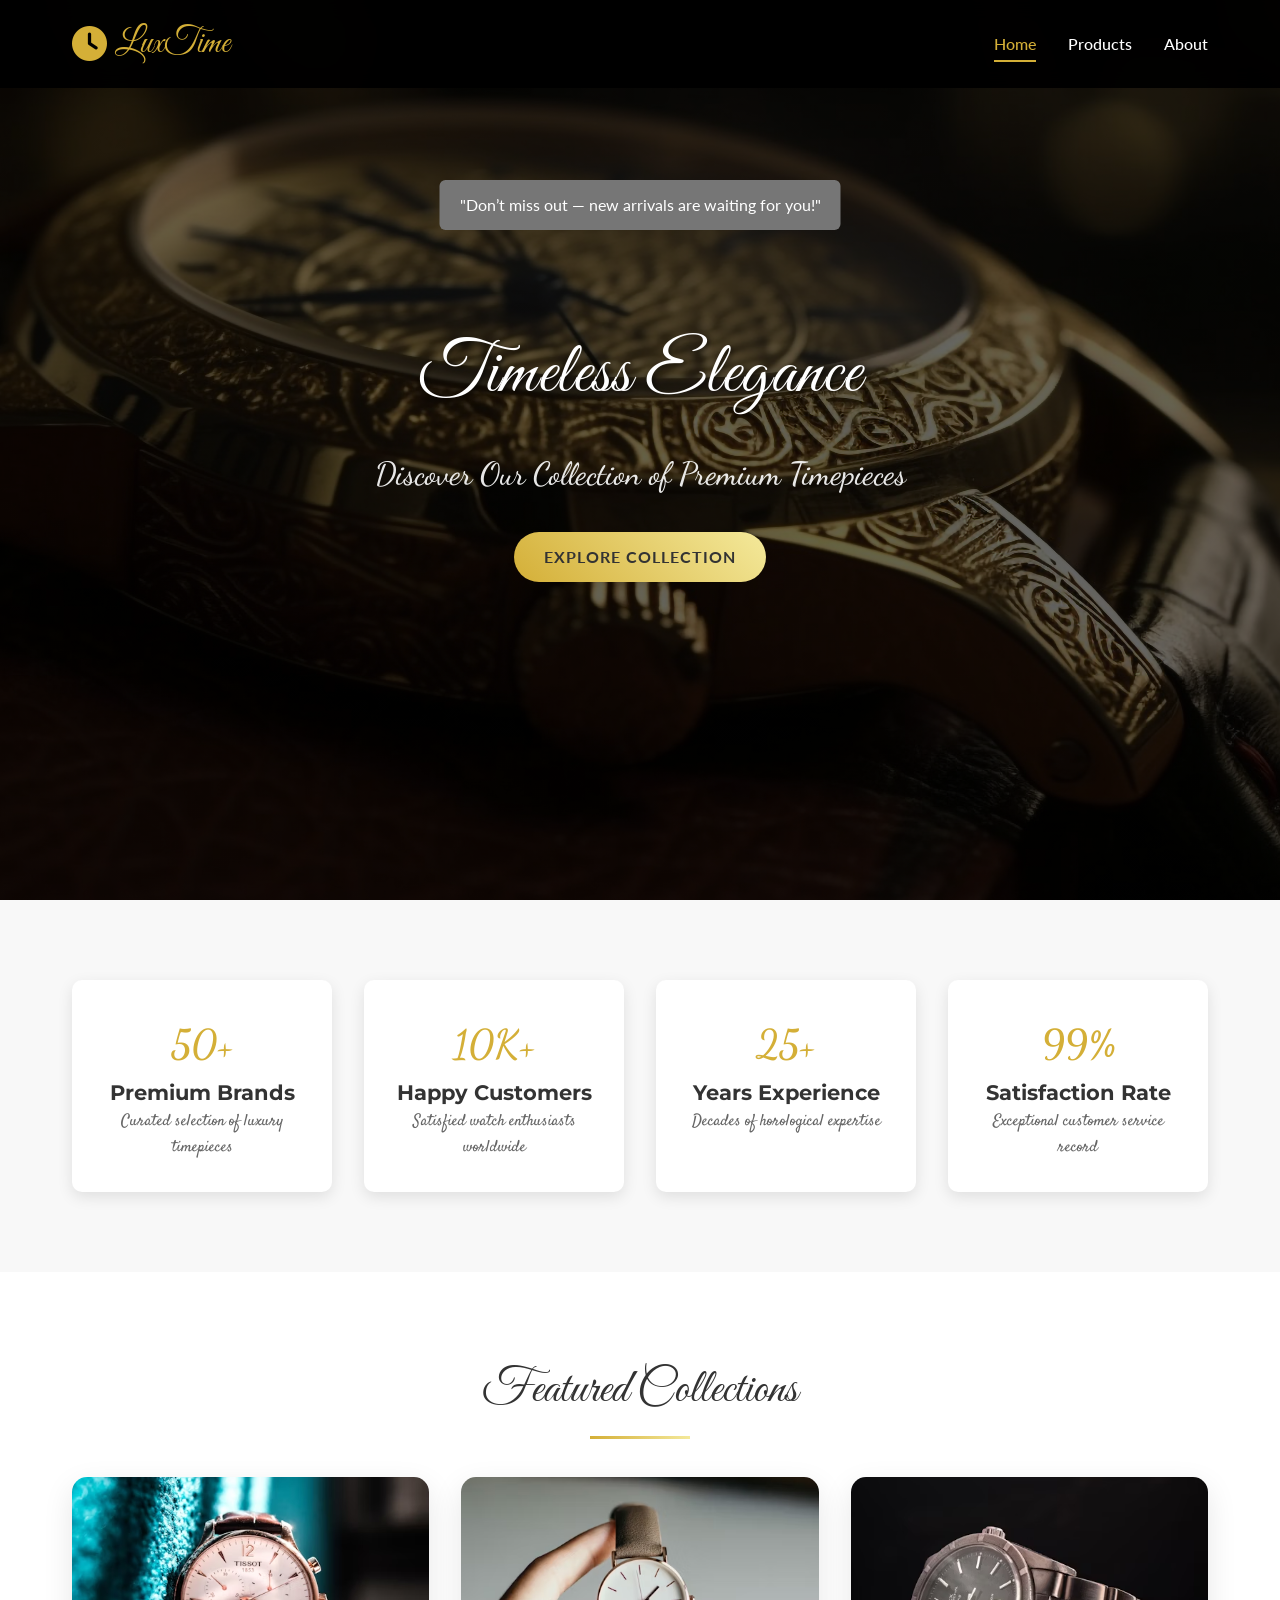
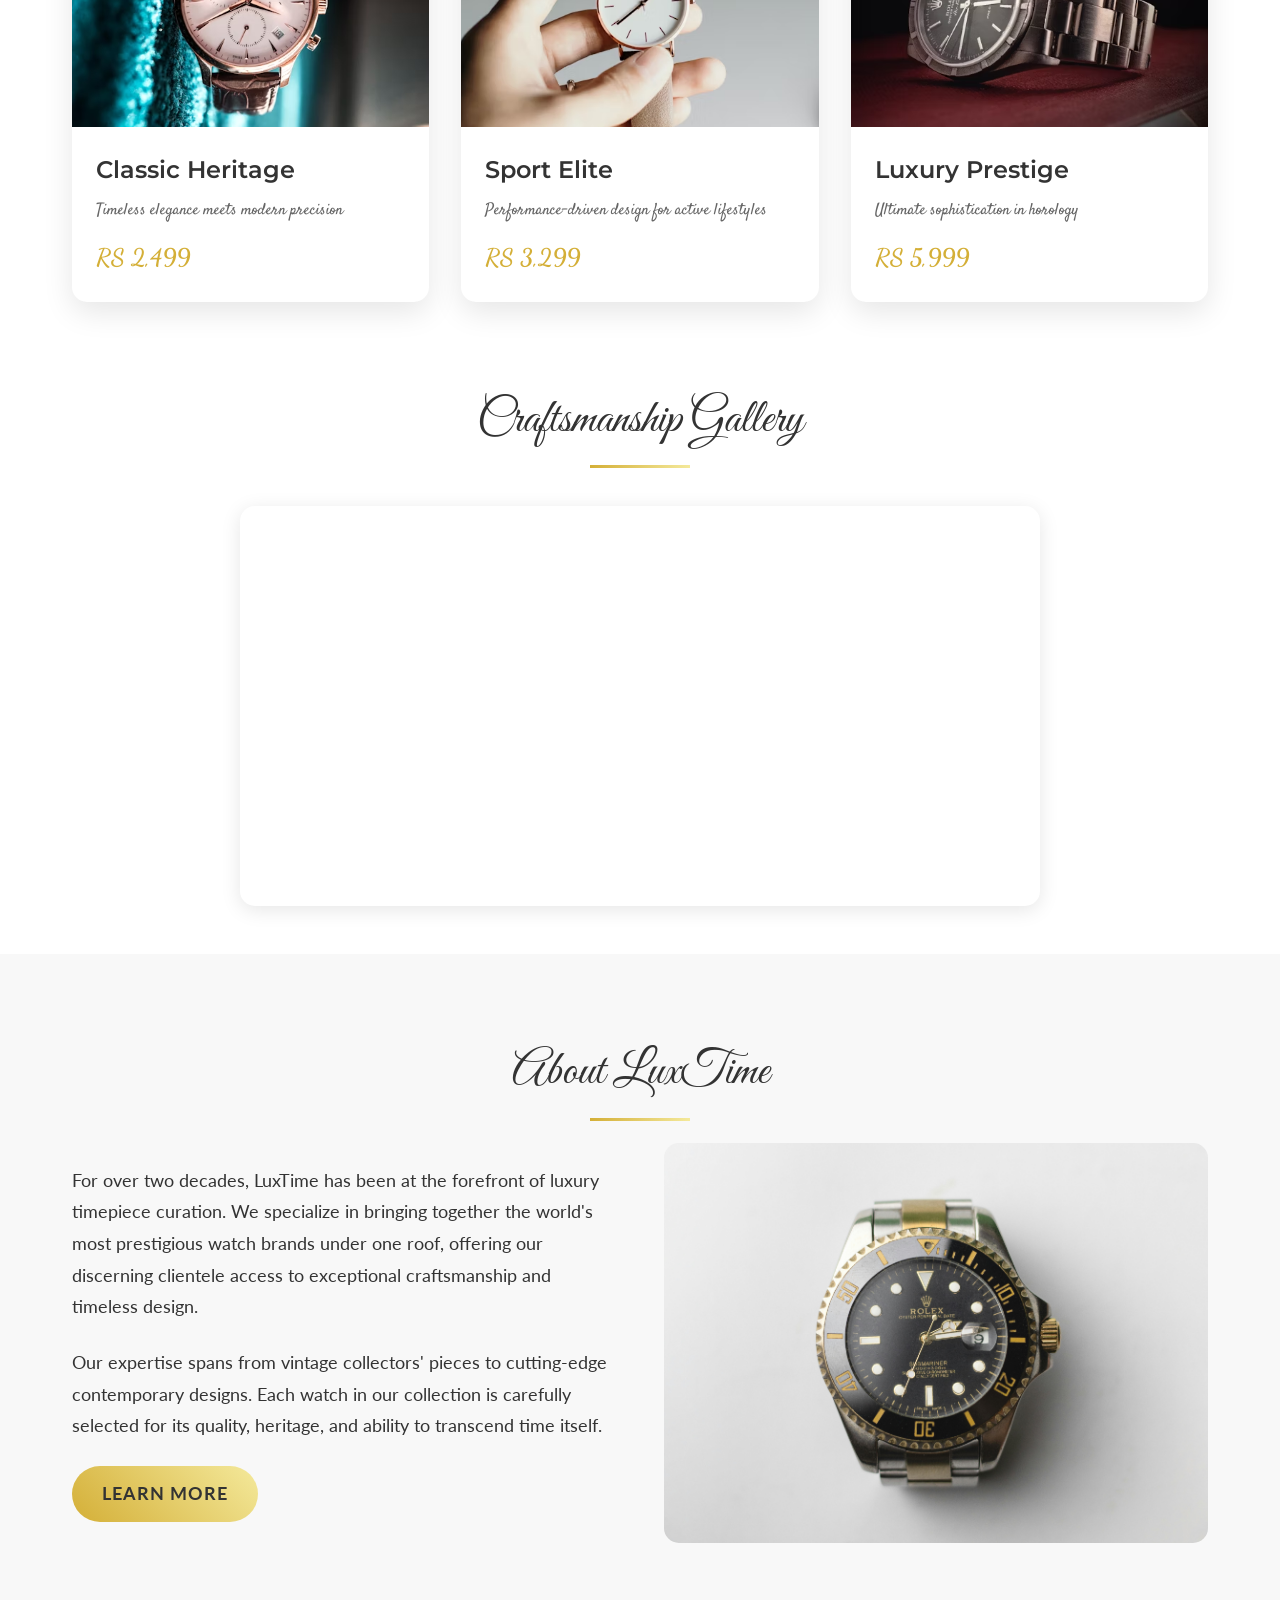
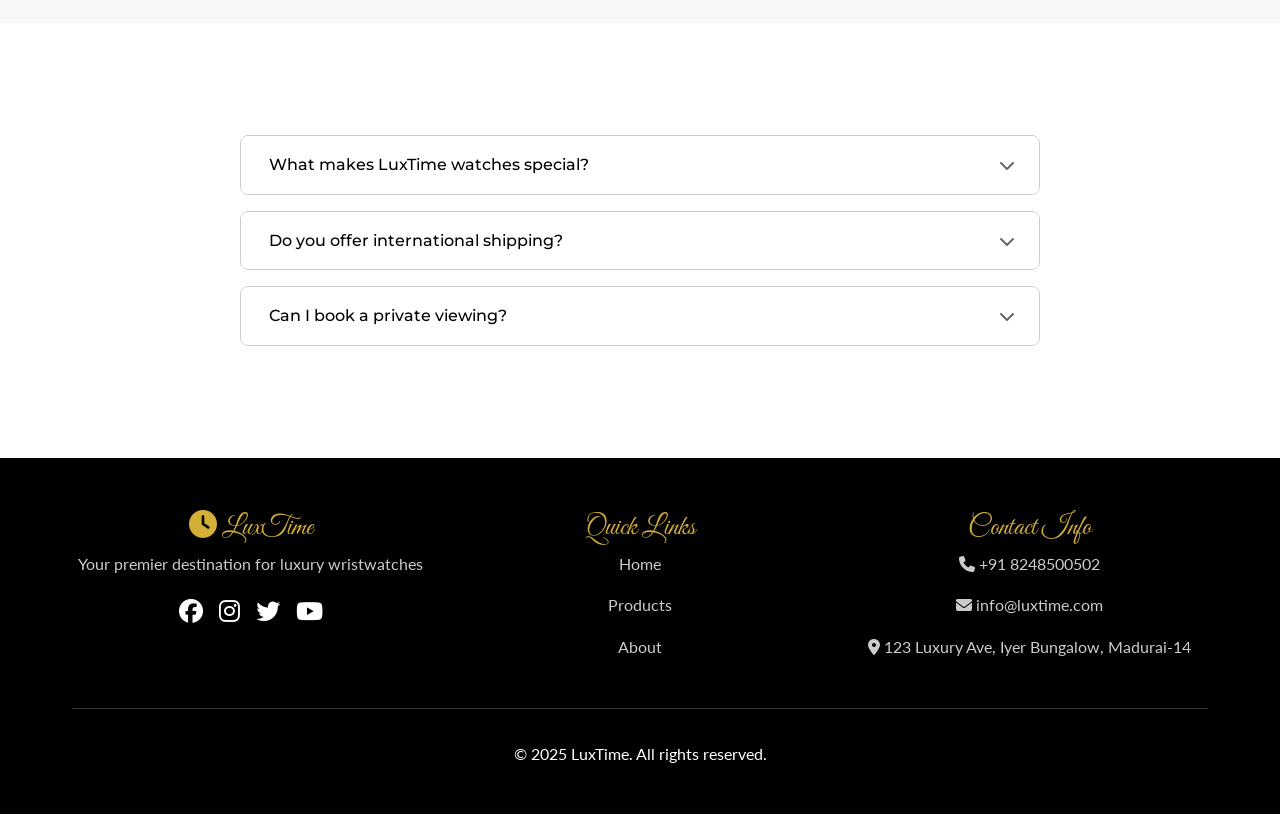
<file: index.html>
<!DOCTYPE html>
<html lang="en">

<head>
    <meta charset="UTF-8">
    <meta name="viewport" content="width=device-width, initial-scale=1.0">
    <title>LuxTime - Premium Wristwatches</title>

    <link
        href="https://fonts.googleapis.com/css2?family=Montserrat:wght@400;500;600;700&family=Lato:wght@300;400;700&family=Raleway:wght@400;500;600&family=Dancing+Script:wght@400;500;600;700&family=Great+Vibes&family=Satisfy&display=swap"
        rel="stylesheet">
    <link rel="stylesheet" href="css/home.css">
    <link rel="stylesheet" href="./css/style.css">

    <link rel="stylesheet" href="https://cdnjs.cloudflare.com/ajax/libs/font-awesome/6.4.0/css/all.min.css">

</head>

<body>

    <section class="modal">
        <div class="popup">
            <img src="./images/home/modal.jpg" alt="LuxTime Popup Image">
            <button id="close-popup">X</button>
        </div>
    </section>

    <section>
        <div id="toast" class="toast">"Don’t miss out — new arrivals are waiting for you!"</div>
    </section>



    <!-- Navigation -->
    <nav class="navbar">
        <div class="nav-container">
            <a href="#" class="logo"><i class="fas fa-clock"></i> LuxTime</a>
            <input type="checkbox" id="menu-toggle" class="menu-toggle">
            <label for="menu-toggle" class="hamburger">
                <span></span>
                <span></span>
                <span></span>
            </label>
            <ul class="nav-menu">
                <li><a href="./index.html" class="nav-link active">Home</a></li>
                <li><a href="./product.html" class="nav-link">Products</a></li>
                <li><a href="./about.html" class="nav-link">About</a></li>
            </ul>
        </div>
    </nav>

    <!-- Hero Section -->
    <section class="hero">
        <div class="hero-content">
            <h1>Timeless Elegance</h1>
            <p>Discover Our Collection of Premium Timepieces</p>
            <a href="./product.html" class="btn">Explore Collection</a>
        </div>
    </section>

    <!-- Stats Section -->
    <section class="stats">
        <div class="container">
            <div class="stats-grid">
                <div class="stat-item">
                    <div class="stat-number">50+</div>
                    <h3>Premium Brands</h3>
                    <p>Curated selection of luxury timepieces</p>
                </div>
                <div class="stat-item">
                    <div class="stat-number">10K+</div>
                    <h3>Happy Customers</h3>
                    <p>Satisfied watch enthusiasts worldwide</p>
                </div>
                <div class="stat-item">
                    <div class="stat-number">25+</div>
                    <h3>Years Experience</h3>
                    <p>Decades of horological expertise</p>
                </div>
                <div class="stat-item">
                    <div class="stat-number">99%</div>
                    <h3>Satisfaction Rate</h3>
                    <p>Exceptional customer service record</p>
                </div>
            </div>
        </div>
    </section>

    <!-- Featured Products Section -->
    <section class="featured" id="featured">
        <div class="container">
            <h2 class="section-title">Featured Collections</h2>
            <div class="product-grid">
                <a href="./product.html">
                    <div class="product-card">
                        <div class="product-image classic-heritage"></div>
                        <div class="product-info">
                            <h3>Classic Heritage</h3>
                            <p>Timeless elegance meets modern precision</p>
                            <div class="product-price">RS 2,499</div>
                        </div>
                    </div>
                </a>
                <a href="./index.html">
                    <div class="product-card">
                        <div class="product-image sport-elite"></div>
                        <div class="product-info">
                            <h3>Sport Elite</h3>
                            <p>Performance-driven design for active lifestyles</p>
                            <div class="product-price">RS 3,299</div>
                        </div>
                    </div>
                </a>
                <a href="./index.html">
                    <div class="product-card">
                        <div class="product-image luxury-prestige"></div>
                        <div class="product-info">
                            <h3>Luxury Prestige</h3>
                            <p>Ultimate sophistication in horology</p>
                            <div class="product-price">RS 5,999</div>
                        </div>
                    </div>
                </a>
            </div>
        </div>
    </section>


    <!-- Carousel Section -->
    <section class="section">
        <div class="container">
            <h2 class="section-title">Craftsmanship Gallery</h2>
            <div class="carousel">
                <div class="carousel-slides">
                    <div class="carousel-slide slide-1"></div>
                    <div class="carousel-slide slide-2"></div>
                    <div class="carousel-slide slide-3"></div>
                    <div class="carousel-slide slide-4"></div>
                </div>
            </div>
        </div>
    </section>

    <!-- About Section -->
    <section class="about">
        <div class="container">
            <h2 class="section-title">About LuxTime</h2>
            <div class="about-content">
                <div class="about-text">
                    <p>For over two decades, LuxTime has been at the forefront of luxury timepiece curation. We
                        specialize in bringing together the world's most prestigious watch brands under one roof,
                        offering our discerning clientele access to exceptional craftsmanship and timeless design.</p>
                    <p>Our expertise spans from vintage collectors' pieces to cutting-edge contemporary designs. Each
                        watch in our collection is carefully selected for its quality, heritage, and ability to
                        transcend time itself.</p>
                    <a href="./about.html" class="btn">Learn More</a>
                </div>
                <div class="about-image"></div>
            </div>
        </div>
    </section>

    <!-- FAQ Section -->
    <section class="faq">
        <div class="accordion">
            <div class="accordion-item">
                <div class="accordion-header">
                    <h3>What makes LuxTime watches special?</h3>
                    <span class="accordion-icon"><i class="fas fa-chevron-down"></i></span>
                </div>
                <div class="accordion-content">
                    <p>LuxTime watches are handcrafted with precision using the finest materials, blending timeless
                        design with modern engineering.</p>
                </div>
            </div>

            <div class="accordion-item">
                <div class="accordion-header">
                    <h3>Do you offer international shipping?</h3>
                    <span class="accordion-icon"><i class="fas fa-chevron-down"></i></span>
                </div>
                <div class="accordion-content">
                    <p>Yes, we ship our luxury timepieces worldwide with insured and trackable shipping partners.</p>
                </div>
            </div>

            <div class="accordion-item">
                <div class="accordion-header">
                    <h3>Can I book a private viewing?</h3>
                    <span class="accordion-icon"><i class="fas fa-chevron-down"></i></span>
                </div>
                <div class="accordion-content">
                    <p>Absolutely. Contact us to schedule a personal appointment at one of our flagship stores or with a
                        concierge.</p>
                </div>
            </div>
        </div>
    </section>


    <!-- Footer -->
    <footer class="footer">
        <div class="container">
            <div class="footer-content">
                <div class="footer-section">
                    <h3><i class="fas fa-clock"></i> LuxTime</h3>
                    <p>Your premier destination for luxury wristwatches</p>
                    <div class="social-icons">
                        <a href="https://www.facebook.com/" target="_blank"><i class="fab fa-facebook"></i></a>
                        <a href="https://www.instagram.com/" target="_blank"><i class="fab fa-instagram"></i></a>
                        <a href="https://x.com/i/flow/login" target="_blank"><i class="fab fa-twitter"></i></a>
                        <a href="https://www.youtube.com/" target="_blank"><i class="fab fa-youtube"></i></a>
                    </div>
                </div>
                <div class="footer-section">
                    <h3>Quick Links</h3>
                    <p><a href="./index.html">Home</a></p>
                    <p><a href="./product.html">Products</a></p>
                    <p><a href="./about.html">About</a></p>
                </div>
                <div class="footer-section">
                    <h3>Contact Info</h3>
                    <p>
                        <i class="fas fa-phone"></i>
                        <a href="tel:+918248500502" target="_blank">+91 8248500502</a>
                    </p>
                    <p>
                        <i class="fas fa-envelope"></i>
                        <a href="https://mail.google.com/mail/u/0/#inbox" target="_blank">info@luxtime.com</a>
                    </p>
                    <p>
                        <i class="fas fa-map-marker-alt"></i>
                        <a href="https://www.google.com/maps/search/?api=1&query=123+Luxury+Ave,+Iyer+Bungalow,+Madurai-14"
                            target="_blank">
                            123 Luxury Ave, Iyer Bungalow, Madurai-14
                        </a>
                    </p>
                </div>
            </div>
            <div style="border-top: 1px solid #333; padding-top: 2rem; margin-top: 2rem; text-align: center;">
                <p>&copy; 2025 LuxTime. All rights reserved.</p>
            </div>
        </div>
    </footer>

    <script src="https://cdnjs.cloudflare.com/ajax/libs/jquery/3.6.0/jquery.min.js"></script>
    <script src="./js/script.js">
    </script>
</body>

</html>
</file>
<file: css/home.css>
/* home.css - Home Page Specific Styles */
.hero {
    height: 100vh;
    background: linear-gradient(rgba(0, 0, 0, 0.6), rgba(0, 0, 0, 0.6)),
                url('../images/home/banner.jpg') center/cover;
    display: flex;
    align-items: center;
    justify-content: center;
    text-align: center;
    color: white;
    position: relative;
}

.hero-content p {
    font-size: 24px;
    margin-bottom: 32px;
    max-width: 600px;
}

.hero-content h1 {
    font-family: var(--font-elegant)!important;
    font-size: 72px;
    font-weight: 400;
    margin-bottom: 16px;
    text-shadow: 2px 2px 4px rgba(0, 0, 0, 0.5);
    letter-spacing: 1px;
}

.hero-content p {
    font-family: var(--font-script);
    font-size: 32px;
    font-weight: 500;
    opacity: 0.9;
}

.stat-number {
    font-family: var(--font-script);
    font-size: 40px;
    font-weight: 600;
    color: var(--color-gold);
}

.stat-item h3 {
    font-size: 20.8px;
    font-family: var(--font-primary);
}

.stat-item p {
    font-size: 16px;
    color: var(--color-secondary-text);
    font-family: var(--font-casual);
}

.product-info h3 {
    font-size: 24px;
    font-family: var(--font-primary);
    font-weight: 600;
}

.product-info p {
    font-size: 16px;
    color: var(--color-secondary-text);
    font-family: var(--font-casual);
}

.product-price {
    font-size: 22.4px;
    font-family: var(--font-script);
    font-weight: 600;
    color: var(--color-gold);
}

.about-text p {
    font-size: 17.6px;
    line-height: 1.8;
    font-family: var(--font-secondary);
    margin-bottom: 24px;
}

.accordion-header h3 {
    font-size: 19.2px;
    font-weight: 500;
    font-family: var(--font-primary);
}

.accordion-content p {
    font-size: 17.6px;
    line-height: 1.6;
    font-family: var(--font-casual);
}

.btn {
    display: inline-block;
    padding: 12px 30px;
    background: linear-gradient(45deg, var(--color-gold), #f4e99b);
    color: var(--color-text);
    text-decoration: none;
    border-radius: 50px;
    font-weight: bold;
    text-transform: uppercase;
    letter-spacing: 1px;
    transition: all 0.3s ease;
}

.stats {
    background: #f8f8f8;
    padding: 80px 0;
}

.stats-grid {
    display: grid;
    grid-template-columns: repeat(auto-fit, minmax(200px, 1fr));
    gap: 32px;
    text-align: center;
}

.stat-item {
    padding: 32px;
    background: white;
    border-radius: 10px;
    box-shadow: 0 5px 15px rgba(0, 0, 0, 0.1);
    transition: transform 0.3s ease;
}

.stat-item:hover {
    transform: translateY(-10px);
}

.featured {
    padding: 80px 0;
}

.product-grid {
    display: grid;
    grid-template-columns: repeat(auto-fit, minmax(300px, 1fr));
    gap: 32px;
    margin-top: 48px;
}

.product-card {
    background: white;
    border-radius: 15px;
    overflow: hidden;
    box-shadow: 0 10px 30px rgba(0, 0, 0, 0.1);
    transition: all 0.3s ease;
    position: relative;
}

.product-card:hover {
    transform: translateY(-10px);
    box-shadow: 0 20px 40px rgba(0, 0, 0, 0.2);
}

.product-image {
    height: 250px;
    background-size: cover;
    background-position: center;
    position: relative;
    overflow: hidden;
}

.product-info {
    padding: 24px;
}

.product-info h3 {
    color: #333;
    margin-bottom: 8px;
}

.product-price {
    font-size: 24px;
    font-weight: bold;
    color: #d4af37;
    margin-top: 16px;
}

.product-image.classic-heritage {
    background-image: url('../images/home/featured-product1.avif');
}

.product-image.sport-elite {
    background-image: url('../images/home/featured-product2.avif');
}

.product-image.luxury-prestige {
    background-image: url('../images/home/featured-product3.avif');
}
.featured .container .product-grid a{
    text-decoration: none;
 }

.carousel {
    position: relative;
    max-width: 800px;
    margin: 48px auto;
    border-radius: 15px;
    height: 400px;
    overflow: hidden;
    box-shadow: 0 4px 20px rgba(0, 0, 0, 0.1);
}

.carousel-slides {
    position: relative;
    height: 100%;
}

.carousel-slide {
    position: absolute;
    top: 0;
    left: 0;
    width: 100%;
    height: 100%;
    background-size: cover;
    background-position: center;
    opacity: 0;
    pointer-events: none;
    transition: opacity 0.6s ease-in-out;
    border-radius: 15px;
}

.carousel-slide.active {
    opacity: 1;
    pointer-events: auto;
    z-index: 1;
}

.carousel-slide.slide-1 {
    background-image: url('../images/home/carousel1.jpg');
}

.carousel-slide.slide-2 {
    background-image: url('../images/home/carousel2.jpg');
}

.carousel-slide.slide-3 {
    background-image: url('../images/home/carousel3.jpg');
}

.carousel-slide.slide-4 {
    background-image: url('../images/home/carousel4.jpg');
}

.about {
    background: #f8f8f8;
    padding: 80px 0;
}

.about-content {
    display: grid;
    grid-template-columns: 1fr 1fr;
    gap: 48px;
    align-items: center;
}

.about-text {
    font-size: 17.6px;
    line-height: 1.8;
}

.about-image {
    height: 400px;
    background: url('../images/home/about-lux-time.jpg') center/cover;
    border-radius: 15px;
}

.faq {
    padding: 80px 0;
}

.accordion {
    max-width: 800px;
    margin: 32px auto;
    font-family: var(--font-secondary, 'Lato', sans-serif);
    color: var(--color-text);
}

.accordion-item {
    border: 1px solid var(--color-muted);
    border-radius: 8px;
    margin-bottom: 16px;
    background-color: var(--color-light);
    overflow: hidden;
}

.accordion-header {
    display: flex;
    justify-content: space-between;
    align-items: center;
    padding: 16px 24px;
    background: var(--color-light);
    cursor: pointer;
    border-left: 4px solid transparent;
    transition: background 0.3s ease, border-left-color 0.3s ease;
}

.accordion-header:hover {
    background: var(--color-muted);
    border-left-color: var(--color-gold);
}

.accordion-header.active {
    border-left-color: var(--color-gold);
    background-color: var(--color-muted);
}

.accordion-header h3 {
    margin: 0;
    font-size: 16px;
    color: var(--color-dark);
}

.accordion-icon {
    font-size: 16px;
    color: var(--color-secondary-text);
    transition: transform 0.3s ease;
}

.accordion-content {
    display: none;
    padding: 16px 24px;
    font-size: 15.2px;
    color: var(--color-secondary-text);
    background-color: var(--color-light);
}
.accordion-icon i {
  transition: transform 0.3s ease;
}

.accordion-header.active .accordion-icon i {
  transform: rotate(180deg);
}

/* Media Queries with "only screen" */

@media only screen and (max-width: 768px) {
    .hero-content h1 {
        font-size: 40px;
    }

    .hero-content p {
        font-size: 19.2px;
    }

    .about-content {
        grid-template-columns: 1fr;
    }

    .carousel {
        height: 250px;
    }

    .carousel-slide {
        height: 250px;
    }
}

@media only screen and (max-width: 480px) {
    .carousel {
        height: 220px;
    }

    .carousel-slide {
        height: 220px;
    }
}

@media only screen and (max-width: 320px) {
    .hero-content h1 {
        font-size: 32px;
        line-height: 35.2px;
    }

    .hero-content p {
        font-size: 16px;
        padding: 0 16px;
    }

    .btn {
        padding: 10px 20px;
        font-size: 12.8px;
    }

    .stats-grid {
        gap: 24px;
    }

    .stat-number {
        font-size: 32px;
    }

    .product-grid {
        grid-template-columns: 1fr;
        gap: 24px;
    }

    .product-image {
        height: 200px;
    }

    .product-info h3 {
        font-size: 19.2px;
    }

    .product-price {
        font-size: 19.2px;
    }

    .about-content {
        gap: 32px;
    }

    .about-text p {
        font-size: 16px;
        padding: 0 16px;
    }

    .about-image {
        height: 220px;
    }

    .accordion-header h3 {
        font-size: 15.2px;
    }

    .accordion-content p {
        font-size: 15.2px;
    }

    .carousel {
        height: 180px;
    }

    .carousel-slide {
        height: 180px;
    }
}

/* modal */
.modal {
  margin-top: 5%;
  position: absolute;
  z-index: 100001;
  display: none;
  transition-duration: 1s;
}

.modal.active {
  display: block;
  animation: smooth;
  animation-duration: 0.2s;
}

@keyframes smooth {
  from {
    opacity: 0;
    transform: scale(0.9);
  }
  to {
    opacity: 1;
    transform: scale(1);
  }
}

.modal .popup {
  position: fixed;
  top: 0;
  left: 0;
  width: 100%;
  height: 100%;
  background: rgba(0,0,0,0.3);
  display: flex;
  justify-content: center;
  align-items: center;
}

.modal .popup img {
  max-width: 80%;
  max-height: 80vh;
  box-shadow: 0 4px 20px rgba(0, 0, 0, 0.4);
  border-radius: 8px;
}

.modal #close-popup {
  position: absolute;
  top: 10%;
  right: 10%;
  background: rgba(0, 0, 0, 0.5);
  border: none;
  color: white;
  font-size: 28px;
  cursor: pointer;
  padding: 4px 12px;
  border-radius: 4px;
  z-index: 100002;
}

/* Responsive Media Queries */
@media only screen and (max-width: 768px) {
  .modal .popup img {
    max-width: 90%;
    max-height: 70vh;
  }

  .modal #close-popup {
    top: 7%;
    right: 7%;
    font-size: 22px;
  }
}

@media only screen and (max-width: 480px) {
  .modal .popup img {
    max-width: 95%;
    max-height: 65vh;
  }

  .modal #close-popup {
    top: 7%;
    right: 7%;
    font-size: 20px;
  }
}



/* toast */
.toast {
  visibility: hidden;
  min-width: 200px;
  background-color: #767676;
  color: #fff;
  text-align: center;
  border-radius: 6px;
  padding: 12px 20px;
  position: fixed;
  top: 20%;
  left: 50%;
  transform: translateX(-50%);
  z-index: 1000;
  font-size: 16px;
  opacity: 0;
  transition: opacity 0.4s ease, visibility 0s linear 0.4s;
}

.toast.show {
  visibility: visible;
  opacity: 1;
  transition: opacity 0.4s ease;
}
</file>
<file: css/style.css>
/* Reset */
* {
  margin: 0;
  padding: 0;
  box-sizing: border-box;
}

/* Variables */
:root {
  --font-primary: 'Montserrat', sans-serif;
  --font-secondary: 'Lato', sans-serif;
  --font-script: 'Dancing Script', cursive;
  --font-elegant: 'Great Vibes', cursive;
  --font-casual: 'Satisfy', cursive;

  --color-gold: #d4af37;
  --color-dark: #000;
  --color-light: #fff;
  --color-text: #333;
  --color-muted: #ccc;
  --color-secondary-text: #666;

  --color-gold-light: #f4e9c8;
  --color-bg: #fafafa;
  --color-border: #e5e7eb;
  --color-red: #ef4444;
  --color-green: #10b981;

  --shadow-sm: 0 1px 2px 0 rgba(0, 0, 0, 0.05);
  --shadow-md: 0 4px 6px -1px rgba(0, 0, 0, 0.1);
  --shadow-lg: 0 10px 15px -3px rgba(0, 0, 0, 0.1);

  --radius-sm: 8px;
  --radius-md: 12px;
  --radius-lg: 16px;
}

/* Global Styles */
body {
  font-family: var(--font-secondary);
  color: var(--color-text);
  line-height: 1.6;
  overflow-x: hidden;
}

.section-title {
  font-family: var(--font-elegant);
  font-size: 48px;
  font-weight: 400;
  color: var(--color-text);
  text-align: center;
  margin-bottom: 32px;
  position: relative;
}

.section-title::after {
  content: '';
  position: absolute;
  bottom: -10px;
  left: 50%;
  transform: translateX(-50%);
  width: 100px;
  height: 3px;
  background: linear-gradient(90deg, var(--color-gold), #f4e99b);
}

/* Containers */
.container {
  max-width: 1200px;
  margin: 0 auto;
  padding: 0 32px;
}

/* Navbar */
.navbar {
  position: fixed;
  top: 0;
  width: 100%;
  background: rgba(0, 0, 0, 0.95);
  backdrop-filter: blur(10px);
  z-index: 1000;
  padding: 16px 0;
  transition: all 0.3s ease;
}

.nav-container {
  max-width: 1200px;
  margin: 0 auto;
  padding: 0 32px;
  display: flex;
  justify-content: space-between;
  align-items: center;
}

.logo {
  font-family: var(--font-elegant);
  font-size: 35px;
  font-weight: 400;
  color: var(--color-gold);
  text-decoration: none;
  display: flex;
  align-items: center;
  gap: 8px;
}

.logo i {
  color: var(--color-gold);
}

.nav-menu {
  list-style: none;
  display: flex;
  gap: 32px;
  margin: 0;
  padding: 0;
}

.nav-link {
  color: var(--color-light);
  text-decoration: none;
  font-weight: 500;
  position: relative;
  transition: color 0.3s ease;
  padding: 4px 0;
}

.nav-link:hover,
.nav-link.active {
  color: var(--color-gold);
}

.nav-link::after,
.nav-link.active::after {
  content: '';
  position: absolute;
  bottom: -5px;
  left: 0;
  width: 0;
  height: 2px;
  background: var(--color-gold);
  transition: width 0.3s ease;
}

.nav-link:hover::after,
.nav-link.active::after {
  width: 100%;
}

.menu-toggle {
  display: none;
}

.hamburger {
  display: none;
  flex-direction: column;
  gap: 5px;
  cursor: pointer;
  width: 30px;
  height: 20px;
  justify-content: space-between;
}

.hamburger span {
  width: 100%;
  height: 3px;
  background: var(--color-light);
  transition: all 0.3s ease;
}

.menu-toggle:checked ~ .nav-menu {
  transform: translateY(0);
}

.menu-toggle:checked ~ .hamburger span:nth-child(1) {
  transform: rotate(45deg) translate(5px, 5px);
}

.menu-toggle:checked ~ .hamburger span:nth-child(2) {
  opacity: 0;
}

.menu-toggle:checked ~ .hamburger span:nth-child(3) {
  transform: rotate(-45deg) translate(7px, -6px);
}

.btn:hover {
  transform: translateY(-3px);
  box-shadow: 0 10px 30px rgba(212, 175, 55, 0.4);
}

/* Footer */
.footer {
  background: var(--color-dark);
  color: var(--color-light);
  text-align: center;
  padding: 48px 0;
}

.footer-content {
  display: grid;
  grid-template-columns: repeat(auto-fit, minmax(250px, 1fr));
  gap: 32px;
  margin-bottom: 32px;
}

.footer-section h3 {
  font-size: 28px;
  font-family: var(--font-elegant);
  font-weight: 400;
  color: var(--color-gold);
}

.footer-section p,
.footer-section a {
  color: var(--color-muted);
  font-family: var(--font-secondary);
  margin-bottom: 16px;
  text-decoration: none;
  transition: color 0.3s ease;
}

.footer-section a:hover {
  color: var(--color-gold);
}

.social-icons {
  display: flex;
  justify-content: center;
  gap: 16px;
  margin-top: 16px;
}

.social-icons a {
  color: var(--color-light);
  font-size: 24px;
  transition: color 0.3s ease;
}

.social-icons a:hover {
  color: var(--color-gold);
}

.footer-bottom {
  border-top: 1px solid #333;
  padding-top: 32px;
  margin-top: 32px;
  text-align: center;
}

.footer-bottom p {
  color: var(--color-muted);
}


@media only screen and (max-width: 768px) {
  .nav-container {
    padding: 0 16px;
    position: relative;
  }

  .nav-menu {
    flex-direction: column;
    position: absolute;
    top: 100%;
    left: 0;
    width: 100%;
    background: rgba(0, 0, 0, 0.95);
    backdrop-filter: blur(10px);
    box-shadow: 0 8px 16px rgba(0, 0, 0, 0.25);
    transform: translateY(-150%);
    transition: transform 0.4s ease;
    padding: 12px 0;
    z-index: 999;
  }

  .menu-toggle:checked ~ .nav-menu {
    transform: translateY(0);
  }

  .nav-link {
    display: block;
    padding: 12px 24px;
    width: 100%;
    font-size: 15px;
    color: var(--color-light);
    transition: color 0.3s ease;
    border-bottom: 1px solid rgba(255, 255, 255, 0.05);
  }

  .nav-link:hover,
  .nav-link.active {
    color: var(--color-gold);
  }

  .nav-link::after,
  .nav-link.active::after {
    display: none !important;
  }

  .hamburger {
    display: flex;
    flex-direction: column;
    gap: 4px;
    cursor: pointer;
    width: 28px;
    height: 18px;
    justify-content: space-between;
    z-index: 1001;
  }

  .hamburger span {
    width: 100%;
    height: 2.5px;
    background: var(--color-light);
    transition: all 0.3s ease;
  }

  .menu-toggle:checked ~ .hamburger span:nth-child(1) {
    transform: rotate(45deg) translate(5px, 5px);
  }

  .menu-toggle:checked ~ .hamburger span:nth-child(2) {
    opacity: 0;
  }

  .menu-toggle:checked ~ .hamburger span:nth-child(3) {
    transform: rotate(-45deg) translate(6px, -6px);
  }

  .logo {
    font-size: 26px;
  }

  .section-title {
    font-size: 36px;
    margin-bottom: 24px;
    padding: 0 12px;
  }

  .btn {
    padding: 8px 18px;
    font-size: 13px;
  }

  .footer-content {
    grid-template-columns: 1fr;
    padding: 0 12px;
    text-align: center;
  }

  .footer-section {
    padding: 12px 0;
  }

  .stat-number {
    font-size: 22px;
  }

  .stat-item h3 {
    font-size: 15px;
  }
}

@media only screen and (max-width: 425px){
  .section-title {
    font-size: 32px;
  }
}
</file>
